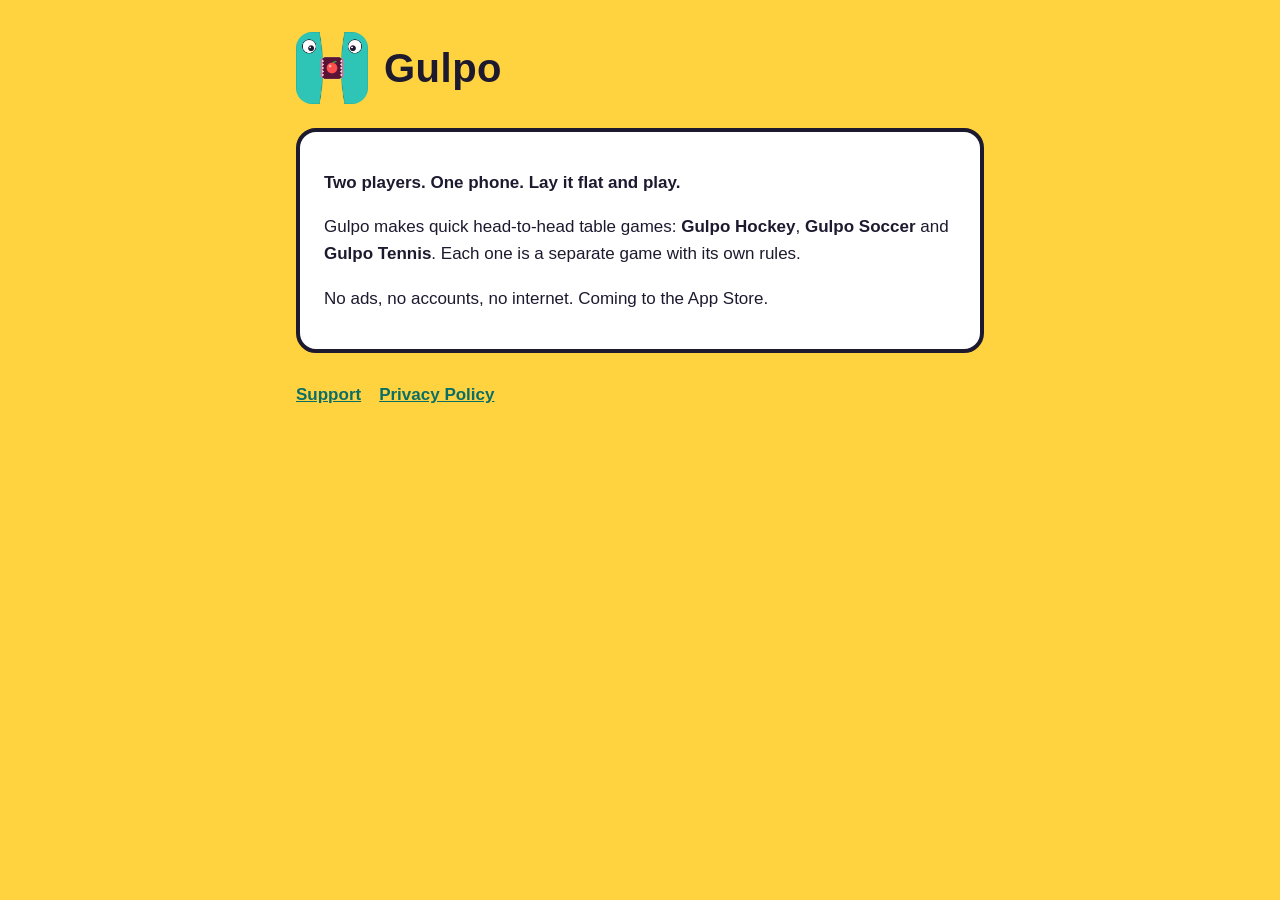
<file: index.html>
<!doctype html>
<html lang="en">
<head>
<meta charset="utf-8">
<meta name="viewport" content="width=device-width, initial-scale=1">
<title>Gulpo — Table games for two</title>
<meta name="description" content="Two players, one phone, lying flat on the table. Gulpo Hockey, Gulpo Soccer and Gulpo Tennis — no ads, no accounts, no internet.">
<link rel="stylesheet" href="style.css">
<link rel="icon" href="icon.png">
</head>
<body>
<main>
  <header><img src="icon.png" alt="Gulpo icon"><h1>Gulpo</h1></header>
  <div class="card">
    <p><strong>Two players. One phone. Lay it flat and play.</strong></p>
    <p>Gulpo makes quick head-to-head table games: <strong>Gulpo Hockey</strong>, <strong>Gulpo Soccer</strong> and <strong>Gulpo Tennis</strong>. Each one is a separate game with its own rules.</p>
    <p>No ads, no accounts, no internet. Coming to the App Store.</p>
  </div>
  <nav><a href="support/">Support</a><a href="privacy/">Privacy Policy</a></nav>
</main>
</body>
</html>
</file>
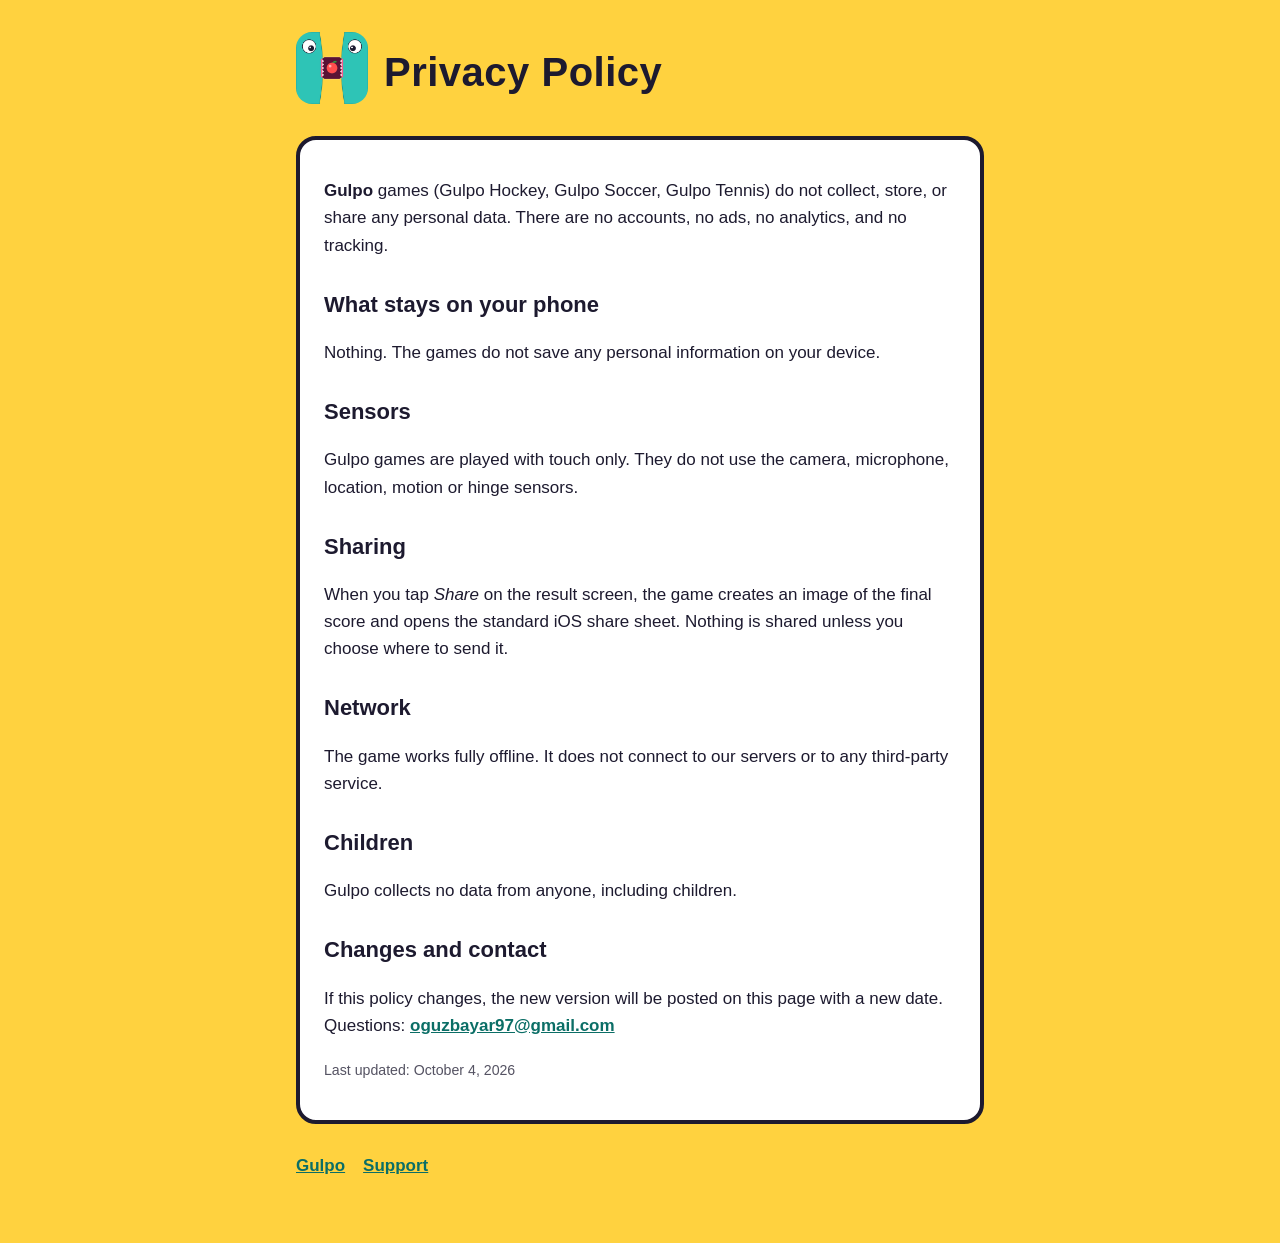
<file: privacy/index.html>
<!doctype html>
<html lang="en">
<head>
<meta charset="utf-8">
<meta name="viewport" content="width=device-width, initial-scale=1">
<title>Gulpo — Privacy Policy</title>
<link rel="stylesheet" href="../style.css">
<link rel="icon" href="../icon.png">
</head>
<body>
<main>
  <header><a href="../"><img src="../icon.png" alt="Gulpo icon"></a><h1>Privacy Policy</h1></header>
  <div class="card">
    <p><strong>Gulpo</strong> games (Gulpo Hockey, Gulpo Soccer, Gulpo Tennis) do not collect, store, or share any personal data. There are no accounts, no ads, no analytics, and no tracking.</p>

    <h2>What stays on your phone</h2>
    <p>Nothing. The games do not save any personal information on your device.</p>

    <h2>Sensors</h2>
    <p>Gulpo games are played with touch only. They do not use the camera, microphone, location, motion or hinge sensors.</p>

    <h2>Sharing</h2>
    <p>When you tap <em>Share</em> on the result screen, the game creates an image of the final score and opens the standard iOS share sheet. Nothing is shared unless you choose where to send it.</p>

    <h2>Network</h2>
    <p>The game works fully offline. It does not connect to our servers or to any third-party service.</p>

    <h2>Children</h2>
    <p>Gulpo collects no data from anyone, including children.</p>

    <h2>Changes and contact</h2>
    <p>If this policy changes, the new version will be posted on this page with a new date. Questions: <a href="mailto:oguzbayar97@gmail.com">oguzbayar97@gmail.com</a></p>
    <p><small>Last updated: October 4, 2026</small></p>
  </div>
  <nav><a href="../">Gulpo</a><a href="../support/">Support</a></nav>
</main>
</body>
</html>
</file>
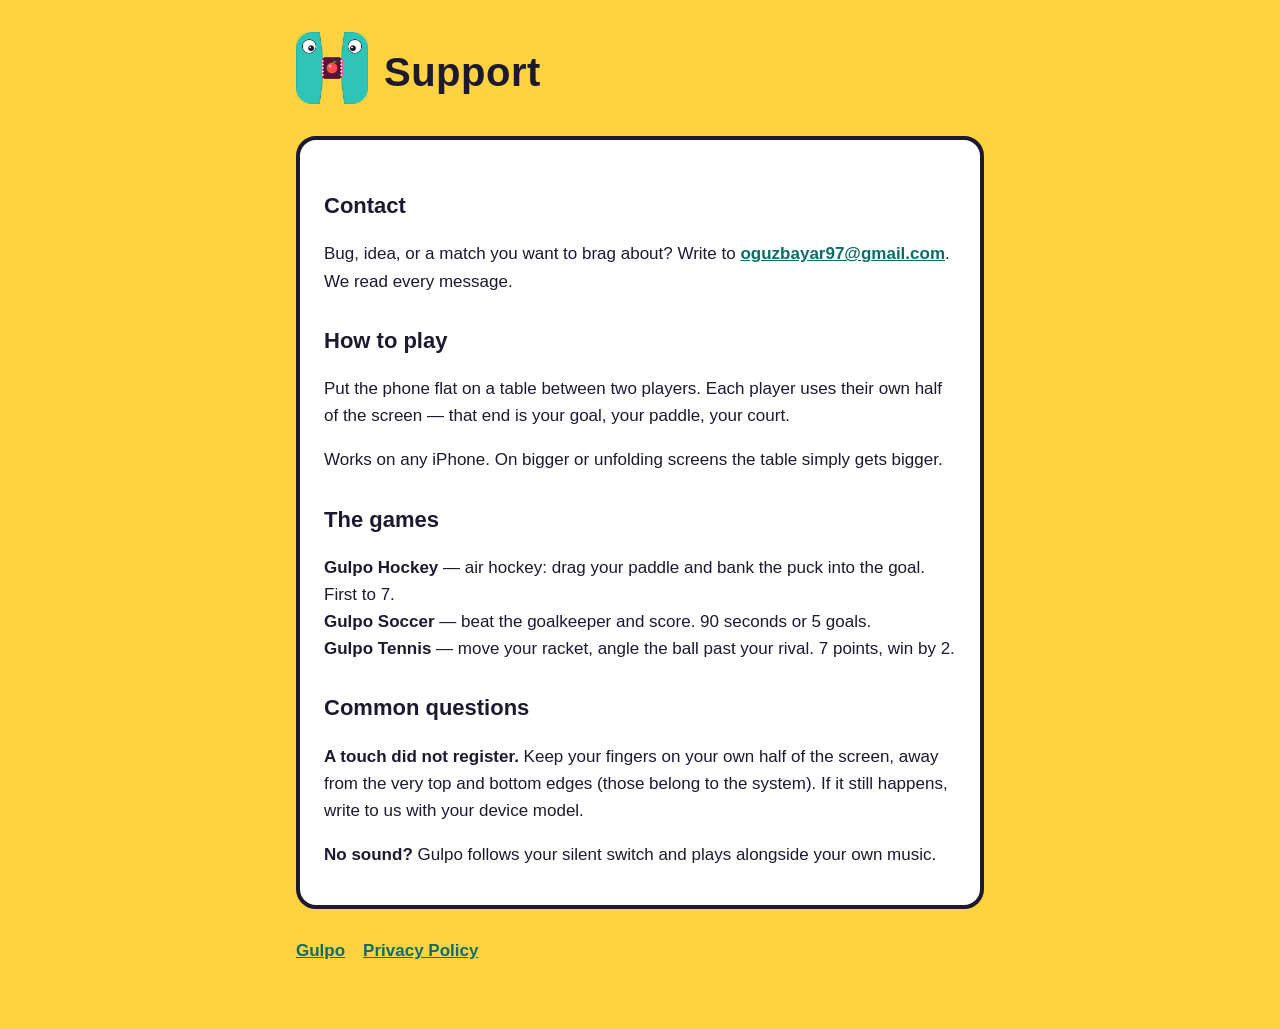
<file: support/index.html>
<!doctype html>
<html lang="en">
<head>
<meta charset="utf-8">
<meta name="viewport" content="width=device-width, initial-scale=1">
<title>Gulpo — Support</title>
<link rel="stylesheet" href="../style.css">
<link rel="icon" href="../icon.png">
</head>
<body>
<main>
  <header><a href="../"><img src="../icon.png" alt="Gulpo icon"></a><h1>Support</h1></header>
  <div class="card">
    <h2>Contact</h2>
    <p>Bug, idea, or a match you want to brag about? Write to <a href="mailto:oguzbayar97@gmail.com">oguzbayar97@gmail.com</a>. We read every message.</p>

    <h2>How to play</h2>
    <p>Put the phone flat on a table between two players. Each player uses their own half of the screen — that end is your goal, your paddle, your court.</p>
    <p>Works on any iPhone. On bigger or unfolding screens the table simply gets bigger.</p>

    <h2>The games</h2>
    <p><strong>Gulpo Hockey</strong> — air hockey: drag your paddle and bank the puck into the goal. First to 7.<br>
    <strong>Gulpo Soccer</strong> — beat the goalkeeper and score. 90 seconds or 5 goals.<br>
    <strong>Gulpo Tennis</strong> — move your racket, angle the ball past your rival. 7 points, win by 2.</p>

    <h2>Common questions</h2>
    <p><strong>A touch did not register.</strong> Keep your fingers on your own half of the screen, away from the very top and bottom edges (those belong to the system). If it still happens, write to us with your device model.</p>
    <p><strong>No sound?</strong> Gulpo follows your silent switch and plays alongside your own music.</p>
  </div>
  <nav><a href="../">Gulpo</a><a href="../privacy/">Privacy Policy</a></nav>
</main>
</body>
</html>
</file>
<file: style.css>
:root{--bg:#FFD23F;--jaw:#2EC4B6;--ink:#1D1A2F;--card:#fff}
*{box-sizing:border-box}
body{margin:0;background:var(--bg);color:var(--ink);font:17px/1.6 -apple-system,BlinkMacSystemFont,"Segoe UI",Roboto,Arial,sans-serif}
main{max-width:720px;margin:0 auto;padding:32px 16px 64px}
header{display:flex;align-items:center;gap:16px;margin-bottom:24px}
header img{width:72px;height:72px;border-radius:16px}
header a{color:inherit;text-decoration:none}
h1{font-size:40px;line-height:1.1;margin:0;font-weight:900;letter-spacing:.5px}
h2{font-size:22px;margin:28px 0 8px}
.card{background:var(--card);border:4px solid var(--ink);border-radius:20px;padding:20px 24px}
a{color:#0b6e66;font-weight:700}
nav{margin-top:28px;display:flex;gap:18px;flex-wrap:wrap}
small{opacity:.75}
</file>
